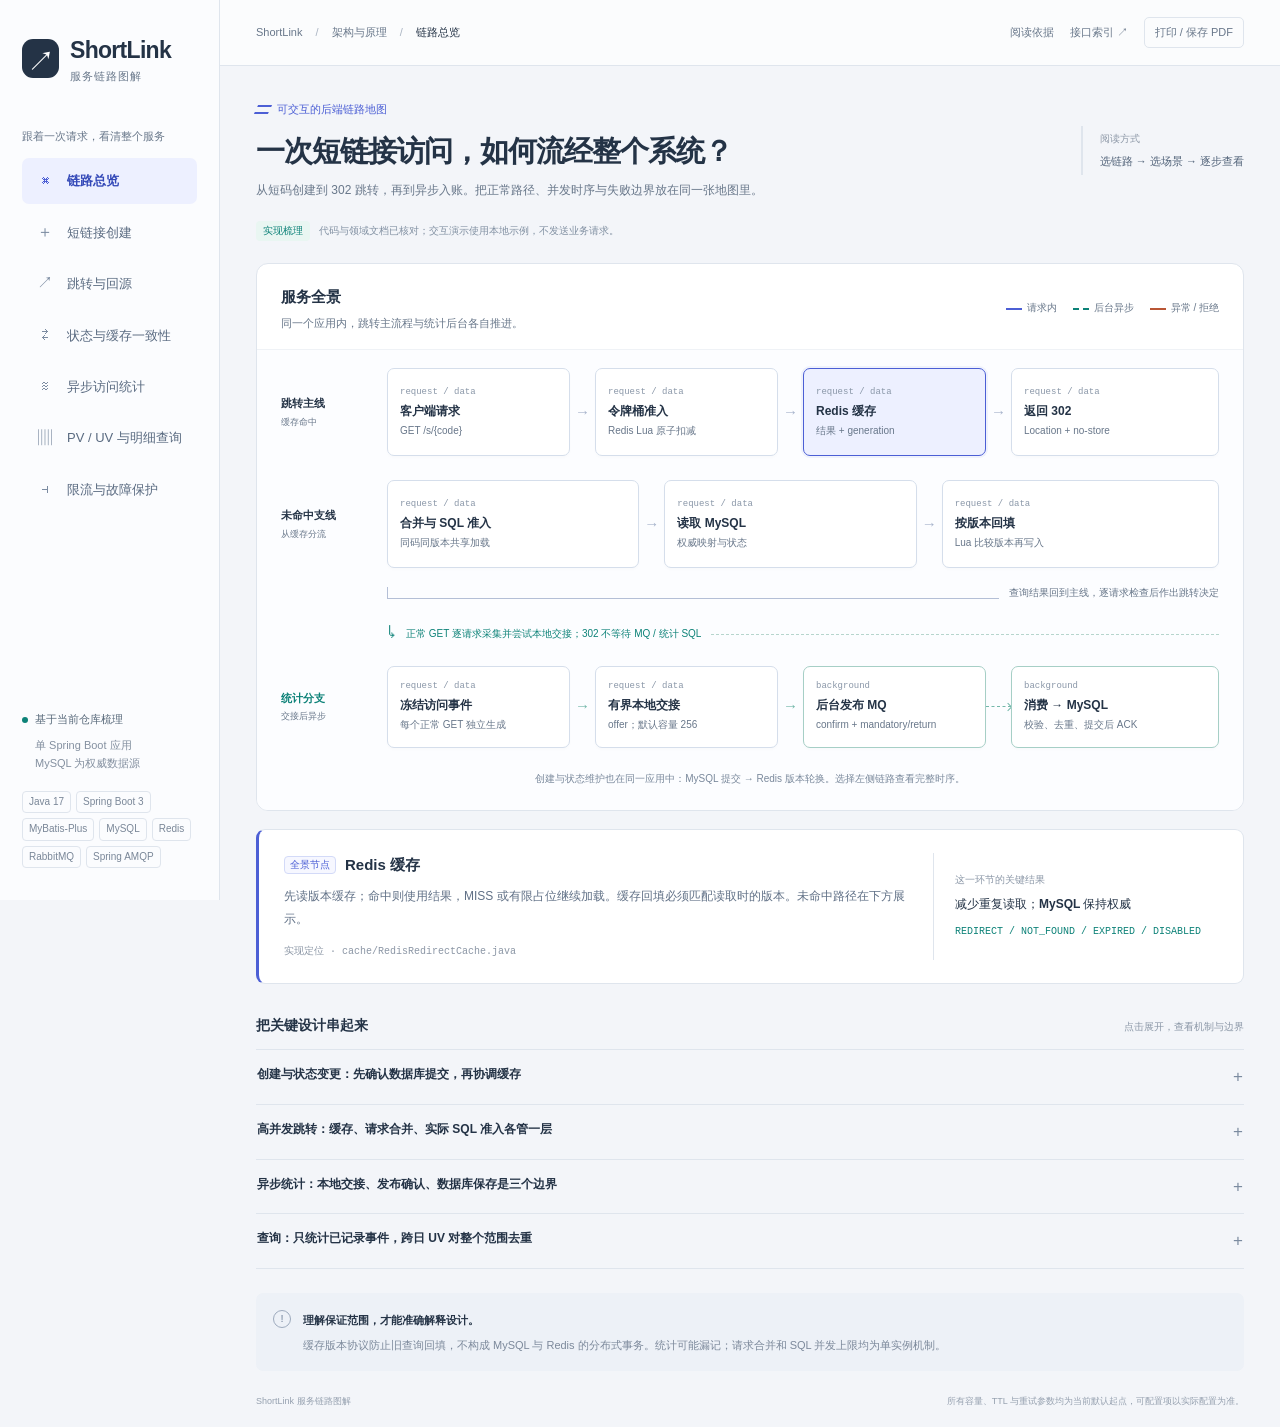
<file: src/main/resources/static/shortlink-flow.html>
<!doctype html>
<html lang="zh-CN">
<head>
  <meta charset="utf-8">
  <meta name="viewport" content="width=device-width, initial-scale=1">
  <meta name="description" content="ShortLink 服务链路图解：创建、缓存跳转、版本一致性、异步统计、查询与限流保护。">
  <title>ShortLink · 服务链路图解</title>
  <link rel="stylesheet" href="shortlink-flow.css">
  <script src="shortlink-flow.js" defer></script>
</head>
<body>
  <a class="skip-link" href="#main">跳到链路内容</a>
  <aside class="sidebar">
    <a class="brand" href="#overview" aria-label="ShortLink 链路总览"><span class="brand-mark" aria-hidden="true">↗</span><span>ShortLink<small>服务链路图解</small></span></a>
    <p class="nav-label">跟着一次请求，看清整个服务</p>
    <nav id="navigation" aria-label="服务链路"></nav>
    <div class="sidebar-note"><span class="status-dot"></span>基于当前仓库梳理<p>单 Spring Boot 应用<br>MySQL 为权威数据源</p></div>
    <div class="stack"><span>Java 17</span><span>Spring Boot 3</span><span>MyBatis-Plus</span><span>MySQL</span><span>Redis</span><span>RabbitMQ</span><span>Spring AMQP</span></div>
  </aside>
  <div class="workspace">
    <header class="topbar"><div class="breadcrumb">ShortLink <span>/</span> 架构与原理 <span>/</span> <strong id="crumb">链路总览</strong></div><div class="top-actions"><button id="source-button" class="text-button">阅读依据</button><button id="api-button" class="text-button">接口索引 ↗</button><button id="print-button" class="text-button">打印 / 保存 PDF</button></div></header>
    <main id="main">
      <section class="intro"><div><div class="section-kicker"><span class="mini-route" aria-hidden="true"></span>可交互的后端链路地图</div><h1 id="page-title">一次短链接访问，如何流经整个系统？</h1><p id="page-description">从短码创建到 302 跳转，再到异步入账。把正常路径、并发时序与失败边界放在同一张地图里。</p></div><div class="intro-note">阅读方式<span>选链路 → 选场景 → 逐步查看</span></div></section>
      <div class="context-line"><span class="context-tag">实现梳理</span><span>代码与领域文档已核对；交互演示使用本地示例，不发送业务请求。</span></div>
      <section class="flow-panel" aria-labelledby="flow-title">
        <div class="panel-header"><div><h2 id="flow-title">服务全景</h2><p id="flow-subtitle">实线表示请求内处理，虚线表示异步交接。</p></div><div class="legend"><span><i class="legend-sync"></i>请求内</span><span><i class="legend-async"></i>后台异步</span><span><i class="legend-risk"></i>异常 / 拒绝</span></div></div>
        <div id="scenario-toolbar" class="scenario-toolbar" hidden><label for="scenario-select">演示场景</label><select id="scenario-select"></select><span id="scenario-caption"></span></div>
        <div id="diagram" class="diagram"></div>
        <div id="playback" class="playback" hidden><div class="play-controls"><button id="previous" class="control-button" aria-label="上一步">←</button><button id="play" class="control-button">播放链路</button><button id="next" class="control-button" aria-label="下一步">→</button><button id="reset" class="text-button">重置</button></div><div class="step-position"><span id="step-count"></span><div class="step-track"><span id="step-progress"></span></div></div><span class="playback-hint">也可以直接点击节点</span></div>
      </section>
      <section id="inspector" class="inspector" aria-live="polite" aria-atomic="true"></section>
      <section id="sandbox" class="sandbox" hidden aria-labelledby="sandbox-title"></section>
      <section class="notes-section"><div class="notes-heading"><h2 id="notes-title">把关键设计串起来</h2><span>点击展开，查看机制与边界</span></div><div id="notes"></div></section>
      <section class="boundary-strip"><div class="boundary-icon" aria-hidden="true">!</div><div><strong>理解保证范围，才能准确解释设计。</strong><p id="boundary-text"></p></div></section>
      <footer><span>ShortLink 服务链路图解</span><span>所有容量、TTL 与重试参数均为当前默认起点，可配置项以实际配置为准。</span></footer>
    </main>
  </div>
  <dialog id="reference-dialog"><div class="dialog-header"><h2 id="dialog-title"></h2><button id="close-dialog" class="control-button" aria-label="关闭弹窗">×</button></div><div id="dialog-content"></div></dialog>
</body>
</html>
</file>
<file: src/main/resources/static/shortlink-flow.css>
:root{color-scheme:light;--bg:#f3f5f9;--paper:#fff;--ink:#243346;--muted:#68778a;--line:#dfe5ed;--blue:#4c5fd5;--blue-light:#edf0ff;--teal:#0d8278;--teal-light:#e9f6f2;--orange:#b95635;--orange-light:#fff1e9;--mono:"Cascadia Code",Consolas,monospace;--font:"Segoe UI","Microsoft YaHei","PingFang SC",sans-serif}*{box-sizing:border-box}body{margin:0;background:var(--bg);color:var(--ink);font:14px/1.65 var(--font)}button,select{font:inherit}button,a,select{touch-action:manipulation}button{cursor:pointer}button:disabled{cursor:default;opacity:.4}a{color:inherit;text-decoration:none}button{color:inherit}button:focus-visible,a:focus-visible,summary:focus-visible,select:focus-visible{outline:3px solid #91a1ff;outline-offset:3px}button:hover:not(:disabled){filter:brightness(.97)}[hidden]{display:none!important}.skip-link{position:fixed;top:-100px;left:10px;z-index:10;padding:10px;background:white}.skip-link:focus{top:10px}.sidebar{position:fixed;inset:0 auto 0 0;width:220px;background:#fbfcfe;border-right:1px solid var(--line);padding:32px 22px;display:flex;flex-direction:column}.brand{display:flex;align-items:center;gap:11px;font-size:23px;font-weight:750;letter-spacing:-.7px}.brand-mark{display:grid;place-items:center;width:37px;height:39px;background:var(--ink);border-radius:11px;color:white;font-size:28px;font-weight:500}.brand small{display:block;font-size:11px;letter-spacing:1px;font-weight:400;color:var(--muted);margin-top:-3px}.nav-label{font-size:11px;color:var(--muted);margin:42px 0 13px}nav{display:grid;gap:6px}.nav-item{display:flex;align-items:center;text-align:left;gap:12px;border:0;background:none;padding:12px 13px;width:100%;border-radius:7px;color:#596a80;font-size:13px;cursor:pointer}.nav-item .nav-icon{font:16px var(--mono);width:20px;text-align:center;color:#7b8ba1}.nav-item[aria-current=page]{background:var(--blue-light);color:#3449b8;font-weight:650}.nav-item[aria-current=page] .nav-icon{color:var(--blue)}.nav-item:hover{background:#edf1f7}.sidebar-note{font-size:11px;margin-top:auto;padding-top:32px;color:#58697a}.sidebar-note p{padding-left:13px;color:#8490a0;font-size:11px;margin:8px 0 18px}.status-dot{display:inline-block;width:6px;height:6px;background:var(--teal);border-radius:50%;margin-right:7px}.stack{display:flex;flex-wrap:wrap;gap:5px}.stack span{font-size:10px;border:1px solid var(--line);border-radius:4px;padding:2px 6px;color:#7a8798}.workspace{margin-left:220px}.topbar{min-height:66px;display:flex;align-items:center;justify-content:space-between;gap:10px;padding:0 36px;border-bottom:1px solid var(--line);background:rgba(255,255,255,.7)}.breadcrumb{font-size:11px;color:var(--muted);white-space:nowrap}.breadcrumb span{color:#aab4c2;padding:0 10px}.breadcrumb strong{font-weight:500;color:var(--ink)}.top-actions{display:flex;gap:16px}.text-button{background:none;border:0;padding:5px 0;color:var(--muted);font-size:11px}.top-actions .text-button:last-child{padding:5px 10px;border:1px solid var(--line);border-radius:5px}main{max-width:1480px;margin:0 auto;padding:34px 36px 18px}.intro{display:flex;align-items:center;justify-content:space-between;gap:28px;margin-bottom:20px}.section-kicker{font-size:11px;color:var(--blue);display:flex;align-items:center;gap:7px;margin-bottom:12px}.mini-route{width:14px;height:9px;border-top:2px solid var(--blue);border-bottom:2px solid var(--blue);transform:skew(-25deg)}h1{font-size:clamp(23px,2.3vw,33px);line-height:1.4;letter-spacing:-1px;margin:0 0 10px;font-weight:700}.intro p{margin:0;color:var(--muted);font-size:12px;max-width:710px}.intro-note{border-left:2px solid var(--line);padding:5px 0 5px 17px;flex-shrink:0;color:#8c97a6;font-size:10px}.intro-note span{display:block;color:#53647a;font-size:11px;margin-top:5px}.context-line{display:flex;align-items:center;gap:9px;font-size:10px;color:#8190a2;margin-bottom:22px;line-height:1.6}.context-tag{color:var(--teal);background:var(--teal-light);padding:2px 7px;border-radius:4px;white-space:nowrap}.flow-panel{border:1px solid var(--line);background:white;border-radius:12px;overflow:hidden}.panel-header{padding:21px 24px 17px;display:flex;justify-content:space-between;gap:18px}.panel-header h2{font-size:15px;margin:0 0 4px}.panel-header p{font-size:11px;color:var(--muted);margin:0}.legend{display:flex;align-items:center;gap:16px;flex-wrap:wrap;font-size:10px;color:var(--muted)}.legend span{display:flex;align-items:center;gap:5px}.legend i{display:inline-block;width:16px;border-top:2px solid var(--blue)}.legend .legend-async{border-top:2px dashed var(--teal)}.legend .legend-risk{border-top-color:var(--orange)}.diagram{padding:18px 24px 23px;background-image:radial-gradient(#d8e0ec .65px,transparent .65px);background-size:16px 16px;background-color:#fcfdff;min-height:235px;border-top:1px solid #eff2f6}.lane{position:relative;display:grid;grid-template-columns:92px 1fr;gap:14px;align-items:center}.lane+.lane{margin-top:24px}.lane-label{font-size:11px;font-weight:600;line-height:1.6}.lane-label small{display:block;font-size:9px;font-weight:400;color:var(--muted);margin-top:2px}.lane-label.async{color:var(--teal)}.nodes{display:flex;align-items:stretch;gap:0;min-width:0}.node-wrap{display:flex;flex:1;min-width:0;align-items:center}.node{position:relative;width:100%;min-height:88px;border:1px solid #d5deeb;border-radius:7px;background:white;padding:11px 12px;text-align:left;box-shadow:0 2px 3px #21344a04;transition:border-color .15s,background .15s}.node:hover{border-color:#a4b0d4}.node.selected{border-color:var(--blue);background:var(--blue-light);box-shadow:0 0 0 2px #4c5fd512}.node.past{border-color:#a8b3db}.node-kind{font:9px var(--mono);color:#8a97a8;display:block;margin-bottom:5px}.node strong{display:block;font-size:12px;line-height:1.5;font-weight:650}.node small{display:block;color:var(--muted);font-size:10px;margin-top:3px;line-height:1.5}.node.async{border-color:#a6cfc6}.node.async.selected{background:var(--teal-light);border-color:var(--teal)}.node.risk{border-color:#e7bcaa}.node.risk.selected{background:var(--orange-light);border-color:var(--orange)}.connector{flex:0 0 25px;width:25px;color:#a8b4cc;font-size:15px;text-align:center}.lane.async .connector{color:#74b8aa}.lane.async .node{min-height:82px}.lane-separator{font-size:10px;color:var(--teal);margin:19px 0 17px 106px;display:flex;align-items:center;gap:10px}.lane-separator:before{content:"↳";font-size:17px}.lane-separator:after{content:"";border-top:1px dashed #b6d5cd;flex:1}.return-note{display:flex;gap:10px;align-items:center;margin:17px 0 0 106px;font-size:10px;color:var(--muted)}.return-note .return-line{height:12px;border-left:1px solid #b4bfd6;border-bottom:1px solid #b4bfd6;flex:1}.diagram-caption{margin:22px 0 0;font-size:10px;line-height:1.7;color:#7a899c;text-align:center}.scenario-toolbar{display:flex;align-items:center;gap:10px;padding:12px 24px;background:#f8f9fc;border-top:1px solid var(--line);font-size:11px;flex-wrap:wrap}.scenario-toolbar label{color:var(--muted)}select{border:1px solid #d3dbe8;background:white;border-radius:5px;font-size:11px;padding:6px 28px 6px 9px;color:var(--ink);max-width:100%}#scenario-caption{color:var(--muted);font-size:10px}.chain-grid{display:grid;grid-template-columns:repeat(3,minmax(0,1fr));gap:23px 33px;padding:5px 0}.chain-grid .node{min-height:106px;padding:15px 16px}.chain-grid .node-wrap{position:relative}.chain-grid .node-wrap:after{content:"→";position:absolute;right:-25px;top:36px;color:#a8b4cc;font-size:17px}.chain-grid .node-wrap:nth-child(3n):after,.chain-grid .node-wrap:last-child:after{display:none}.chain-grid .node strong{font-size:13px}.chain-grid .node small{font-size:11px}.node-step{position:absolute;top:10px;right:12px;color:#a2aec1;font:11px var(--mono)}.playback{display:flex;align-items:center;gap:20px;padding:12px 24px;border-top:1px solid var(--line)}.play-controls{display:flex;align-items:center;gap:8px}.control-button{border:1px solid var(--line);border-radius:5px;background:white;padding:5px 10px;font-size:11px;min-width:30px}.control-button.primary{background:var(--blue);border-color:var(--blue);color:white}.play-controls #play{min-width:78px;background:var(--blue);color:white;border-color:var(--blue)}.play-controls #reset{margin-left:5px}.step-position{display:flex;align-items:center;gap:12px;color:var(--muted);font:10px var(--mono);flex:1}.step-track{width:100px;height:3px;background:#e8edf5;border-radius:2px;overflow:hidden}.step-track span{display:block;height:100%;background:var(--blue);transition:width .2s}.playback-hint{font-size:10px;color:#9aa5b4}.inspector{display:grid;grid-template-columns:1fr 285px;gap:28px;margin-top:18px;padding:23px 25px;border:1px solid var(--line);background:white;border-radius:9px;border-left:3px solid var(--blue);min-width:0}.inspector-heading{display:flex;align-items:center;gap:9px;margin-bottom:8px}.inspector h3{margin:0;font-size:15px}.phase-label{font:10px var(--mono);color:var(--blue);border:1px solid #d3daf8;background:#f6f7ff;border-radius:4px;padding:1px 5px;white-space:nowrap}.inspector p{font-size:12px;color:#607086;margin:0;line-height:1.9}.inspector-source{margin-top:12px;font:10px/1.7 var(--mono);color:#8b96a5;overflow-wrap:anywhere}.inspector-aside{border-left:1px solid var(--line);padding-left:21px;display:flex;flex-direction:column;justify-content:center}.inspector-aside .aside-label{font-size:10px;color:#8b97a7;margin-bottom:5px}.inspector-aside strong{font-size:12px;font-weight:550;line-height:1.8}.inspector-aside code{font:10px/1.7 var(--mono);padding-top:8px;color:var(--teal);overflow-wrap:anywhere}.notes-section{margin-top:30px}.notes-heading{display:flex;align-items:baseline;justify-content:space-between;gap:12px;margin-bottom:12px}.notes-heading h2{font-size:14px;margin:0}.notes-heading>span{font-size:10px;color:#8b97a7}#notes{border-top:1px solid var(--line)}details{border-bottom:1px solid var(--line)}summary{padding:15px 1px;cursor:pointer;list-style:none;display:flex;justify-content:space-between;gap:16px;font-size:12px;font-weight:600}summary::-webkit-details-marker{display:none}summary:after{content:"+";font-weight:400;font-size:17px;color:#7b8ba0;line-height:1.4}details[open] summary:after{content:"−"}.note-body{padding:0 26px 17px 1px;max-width:960px;font-size:12px;line-height:1.9;color:#607086}.note-body p{margin:0 0 8px}.note-body p:last-child{margin-bottom:0}.note-body code,td code{background:#edf0f6;border-radius:3px;padding:1px 4px;font:11px var(--mono);overflow-wrap:anywhere}.jump{color:var(--blue);background:none;border:0;padding:4px 0;font-size:11px;font-weight:600}.boundary-strip{display:flex;gap:12px;align-items:start;background:#edf1f7;border-radius:7px;padding:15px 17px;margin-top:24px}.boundary-icon{width:18px;height:18px;border:1px solid #9daabd;border-radius:50%;display:grid;place-items:center;flex-shrink:0;font:11px var(--mono);margin-top:2px;color:#75869d}.boundary-strip strong{font-size:11px;font-weight:600}.boundary-strip p{font-size:11px;color:#7c899b;margin:4px 0 0;line-height:1.9}footer{display:flex;justify-content:space-between;gap:20px;padding:23px 0 0;font-size:9px;color:#95a0af}.sandbox{border:1px solid #c7dcd6;background:#f9fdfb;border-radius:9px;margin-top:18px;padding:20px 24px}.sandbox h3{font-size:14px;margin:0}.sandbox-intro{font-size:11px;color:var(--muted);margin:5px 0 15px}.sandbox-row{display:flex;align-items:center;gap:9px;flex-wrap:wrap}.sandbox-row button{font-size:11px;background:white;border:1px solid #bfcbc8;border-radius:5px;padding:7px 10px}.sandbox-row button:first-child{color:var(--teal);border-color:#8bbfb2}.sim-results{display:flex;gap:25px;margin:17px 0 12px;align-items:center;flex-wrap:wrap}.sim-results span{font-size:11px;color:var(--muted)}.sim-results b{font:23px var(--mono);color:var(--teal);margin-left:9px}.sim-log{font:11px/1.8 var(--mono);color:#587367;min-height:22px;overflow-wrap:anywhere}.race-track{display:grid;grid-template-columns:repeat(2,1fr);gap:12px}.race-column{border-left:2px solid #cfdbeb;padding:0 0 0 12px;font-size:11px}.race-column strong{display:block;font-size:11px;margin-bottom:8px}.race-event{padding:7px 9px;background:#f0f4f9;border-radius:4px;margin-bottom:6px}.race-event.new{background:#e2f1e9;color:#236d55}.race-event.blocked{background:#fce9de;color:#a24d2c}.race-event.pending{opacity:.45}.race-state{display:flex;align-items:center;gap:15px;flex-wrap:wrap;margin-top:14px;font:11px var(--mono);color:#647c75}.race-state b{color:var(--teal)}.race-controls{display:flex;gap:12px;margin-top:16px}dialog{width:min(780px,calc(100vw - 32px));max-height:85vh;border:1px solid var(--line);border-radius:12px;padding:24px;color:var(--ink);box-shadow:0 18px 70px #24334630}dialog::backdrop{background:#24334660;backdrop-filter:blur(3px)}.dialog-header{display:flex;align-items:center;justify-content:space-between;gap:20px;margin-bottom:18px}.dialog-header h2{font-size:18px;margin:0}#dialog-content p{font-size:12px;color:var(--muted)}.table-wrap{overflow-x:auto}table{width:100%;border-collapse:collapse;font-size:11px;text-align:left}th{font-size:10px;color:var(--muted);font-weight:500;background:#f4f6fa}td,th{padding:11px 10px;border-bottom:1px solid var(--line);vertical-align:top}td{overflow-wrap:anywhere}td:first-child{min-width:80px}.reference-list{list-style:none;padding:0}.reference-list li{margin:12px 0;font-size:12px}.reference-list code{font:11px var(--mono);display:block;color:var(--muted);overflow-wrap:anywhere}.outcome-box{display:inline-block;color:var(--teal);font:10px var(--mono);margin-top:10px;padding:4px 8px;background:var(--teal-light);border-radius:4px}.print-catalog{display:none}@media(min-width:1650px){main{padding-top:45px}.diagram{padding:25px 30px 30px}.node{min-height:100px}.intro{margin-bottom:28px}}@media(max-width:1180px){.sidebar{width:190px;padding:28px 16px}.workspace{margin-left:190px}main{padding:26px 24px 18px}.topbar{padding:0 24px}.intro-note{display:none}.top-actions{gap:12px}.breadcrumb{font-size:10px}.top-actions .text-button{font-size:10px}.lane{grid-template-columns:67px 1fr;gap:10px}.lane-separator,.return-note{margin-left:77px}.connector{flex-basis:17px;width:17px}.node{padding:10px 8px}.node strong{font-size:11px}.node small{font-size:9px}.node-kind{font-size:8px}.inspector{grid-template-columns:1fr 230px;gap:20px}}@media(max-width:950px){.sidebar{position:static;width:auto;padding:17px 24px 0;border-right:0;border-bottom:1px solid var(--line);display:block}.brand{font-size:20px}.brand small{display:none}.brand-mark{width:29px;height:31px;font-size:23px}.nav-label,.sidebar-note,.stack{display:none}nav{display:flex;flex-wrap:wrap;gap:3px;margin-top:15px;padding-bottom:12px}.nav-item{width:auto;padding:8px 11px;font-size:11px;gap:6px}.nav-item .nav-icon{width:15px;font-size:13px}.workspace{margin:0}.topbar{min-height:52px}h1{font-size:27px}.node strong{font-size:12px}.node small{font-size:10px}.diagram{padding:20px}.lane{grid-template-columns:65px 1fr}.lane-separator,.return-note{margin-left:75px}.inspector{grid-template-columns:1fr 240px}}@media(max-width:680px){main{padding:23px 16px 16px}.sidebar{padding:16px 16px 0}.topbar{padding:10px 16px;flex-wrap:wrap;gap:4px}.top-actions{gap:15px}.top-actions .text-button{font-size:10px}.breadcrumb{width:100%;font-size:10px}h1{font-size:23px;letter-spacing:-.6px}.intro p{font-size:12px}.section-kicker{font-size:10px;margin-bottom:10px}.context-line{align-items:flex-start;font-size:10px}.panel-header{padding:17px;display:block}.legend{margin-top:13px;font-size:10px;gap:15px}.scenario-toolbar{padding:12px 16px;gap:8px}#scenario-caption{width:100%}.diagram{padding:18px 16px}.lane{display:block}.lane-label{display:flex;gap:8px;align-items:center;margin-bottom:10px;font-size:11px}.lane-label small{margin:0;font-size:10px}.nodes{display:grid;grid-template-columns:repeat(2,minmax(0,1fr));gap:12px 18px}.node-wrap{position:relative}.node{min-height:91px;padding:12px}.node strong{font-size:12px}.node small{font-size:10px}.connector{position:absolute;right:-16px;font-size:12px;width:15px}.node-wrap:nth-child(2n) .connector,.node-wrap:last-child .connector{display:none}.lane-separator{margin:19px 0}.return-note{margin-left:0}.diagram-caption{text-align:left;margin-top:18px}.chain-grid{grid-template-columns:repeat(2,minmax(0,1fr));gap:17px 21px}.chain-grid .node{min-height:119px;padding:14px 11px}.chain-grid .node strong{font-size:12px}.chain-grid .node small{font-size:10px}.chain-grid .node-wrap:after{display:block;right:-17px;font-size:13px;top:48px}.chain-grid .node-wrap:nth-child(3n):after{display:block}.chain-grid .node-wrap:nth-child(2n):after,.chain-grid .node-wrap:last-child:after{display:none}.node-step{right:8px;font-size:9px}.playback{padding:12px 16px;gap:14px;flex-wrap:wrap}.step-position{flex:0 1 auto;margin-left:auto}.step-track{width:45px}.playback-hint{display:none}.control-button{padding:7px 10px}.inspector{display:block;padding:19px 17px}.inspector h3{font-size:14px}.inspector-aside{border-left:0;border-top:1px solid var(--line);margin-top:15px;padding:12px 0 0}.notes-heading>span{display:none}.notes-heading h2{font-size:14px}summary{font-size:12px}.boundary-strip{padding:14px 12px}footer{display:block;font-size:9px}footer span{display:block;margin-bottom:5px}.sandbox{padding:18px 16px}.race-track{grid-template-columns:1fr}.sim-results{gap:17px}.sim-results b{font-size:22px}dialog{padding:18px}select{font-size:12px}.top-actions .text-button:last-child{border:0;padding:5px 0}}@media(prefers-reduced-motion:reduce){*,*:before,*:after{transition:none!important;scroll-behavior:auto!important}}@media print{body{background:white;font-size:11px}.sidebar,.topbar,.context-line,.playback,.scenario-toolbar,.sandbox,.skip-link,footer,.jump{display:none!important}.workspace{margin:0}main{padding:0;max-width:none}.intro{margin-bottom:12px}.intro p{font-size:11px}.intro-note{display:none}.flow-panel{break-inside:avoid}.diagram{background:white}.inspector{break-inside:avoid}.notes-section{margin-top:18px}.note-body{display:block}details{break-inside:avoid}details:not([open])>.note-body{display:block!important}.boundary-strip{break-inside:avoid;background:#f4f4f4}.print-catalog{display:block;break-before:page}.print-catalog article{break-inside:avoid;margin:18px 0}.print-catalog h2{font-size:17px}.print-catalog h3{font-size:13px}.print-catalog p,.print-catalog li{font-size:11px}.print-catalog ol{padding-left:22px}.print-catalog li{margin:6px 0}.legend{font-size:9px}}
.node-wrap:last-child>.connector{display:none}.lane.async .node-wrap:has(.node.async)>.connector{border-top:1px dashed #74b8aa;height:1px;font-size:0}.lane.async .node-wrap:has(.node.async)>.connector:after{content:"";display:block;width:5px;height:5px;border-right:1px solid #74b8aa;border-top:1px solid #74b8aa;transform:rotate(45deg);margin:-3px 0 0 auto}
</file>
